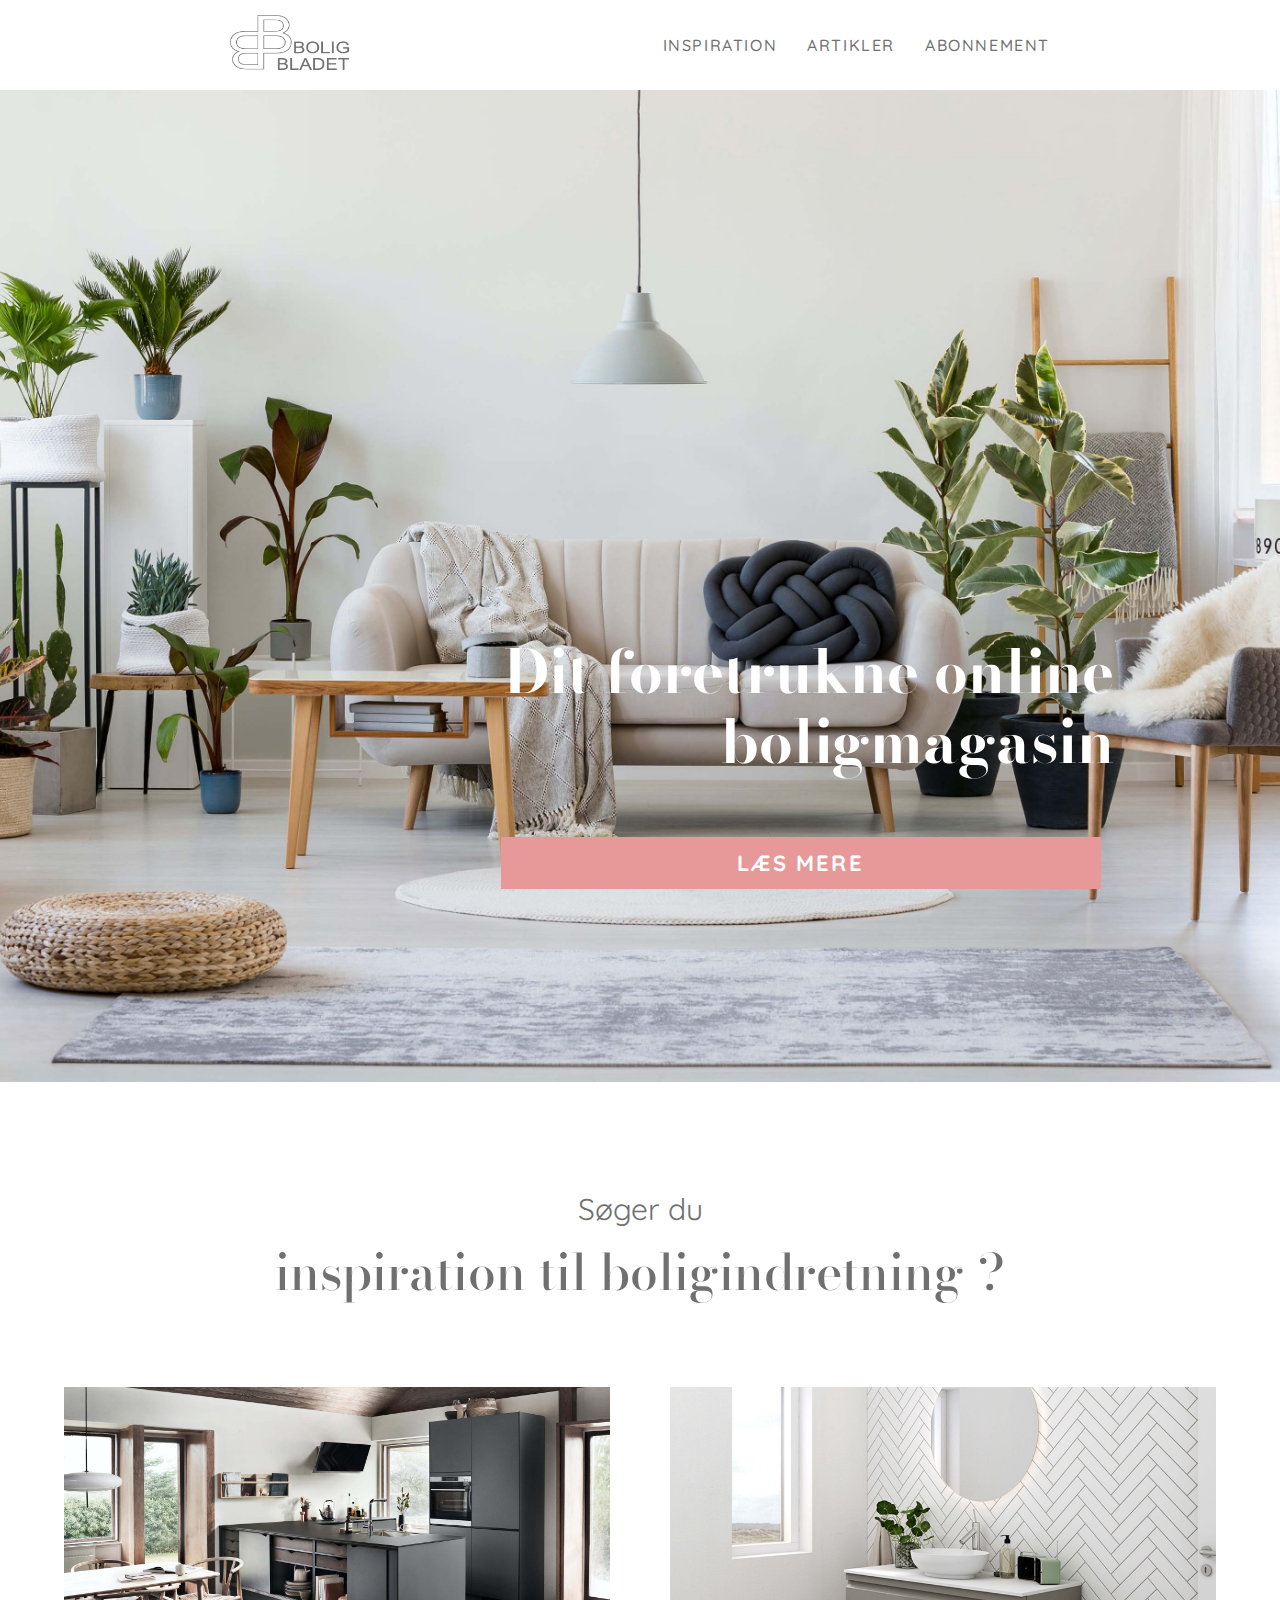
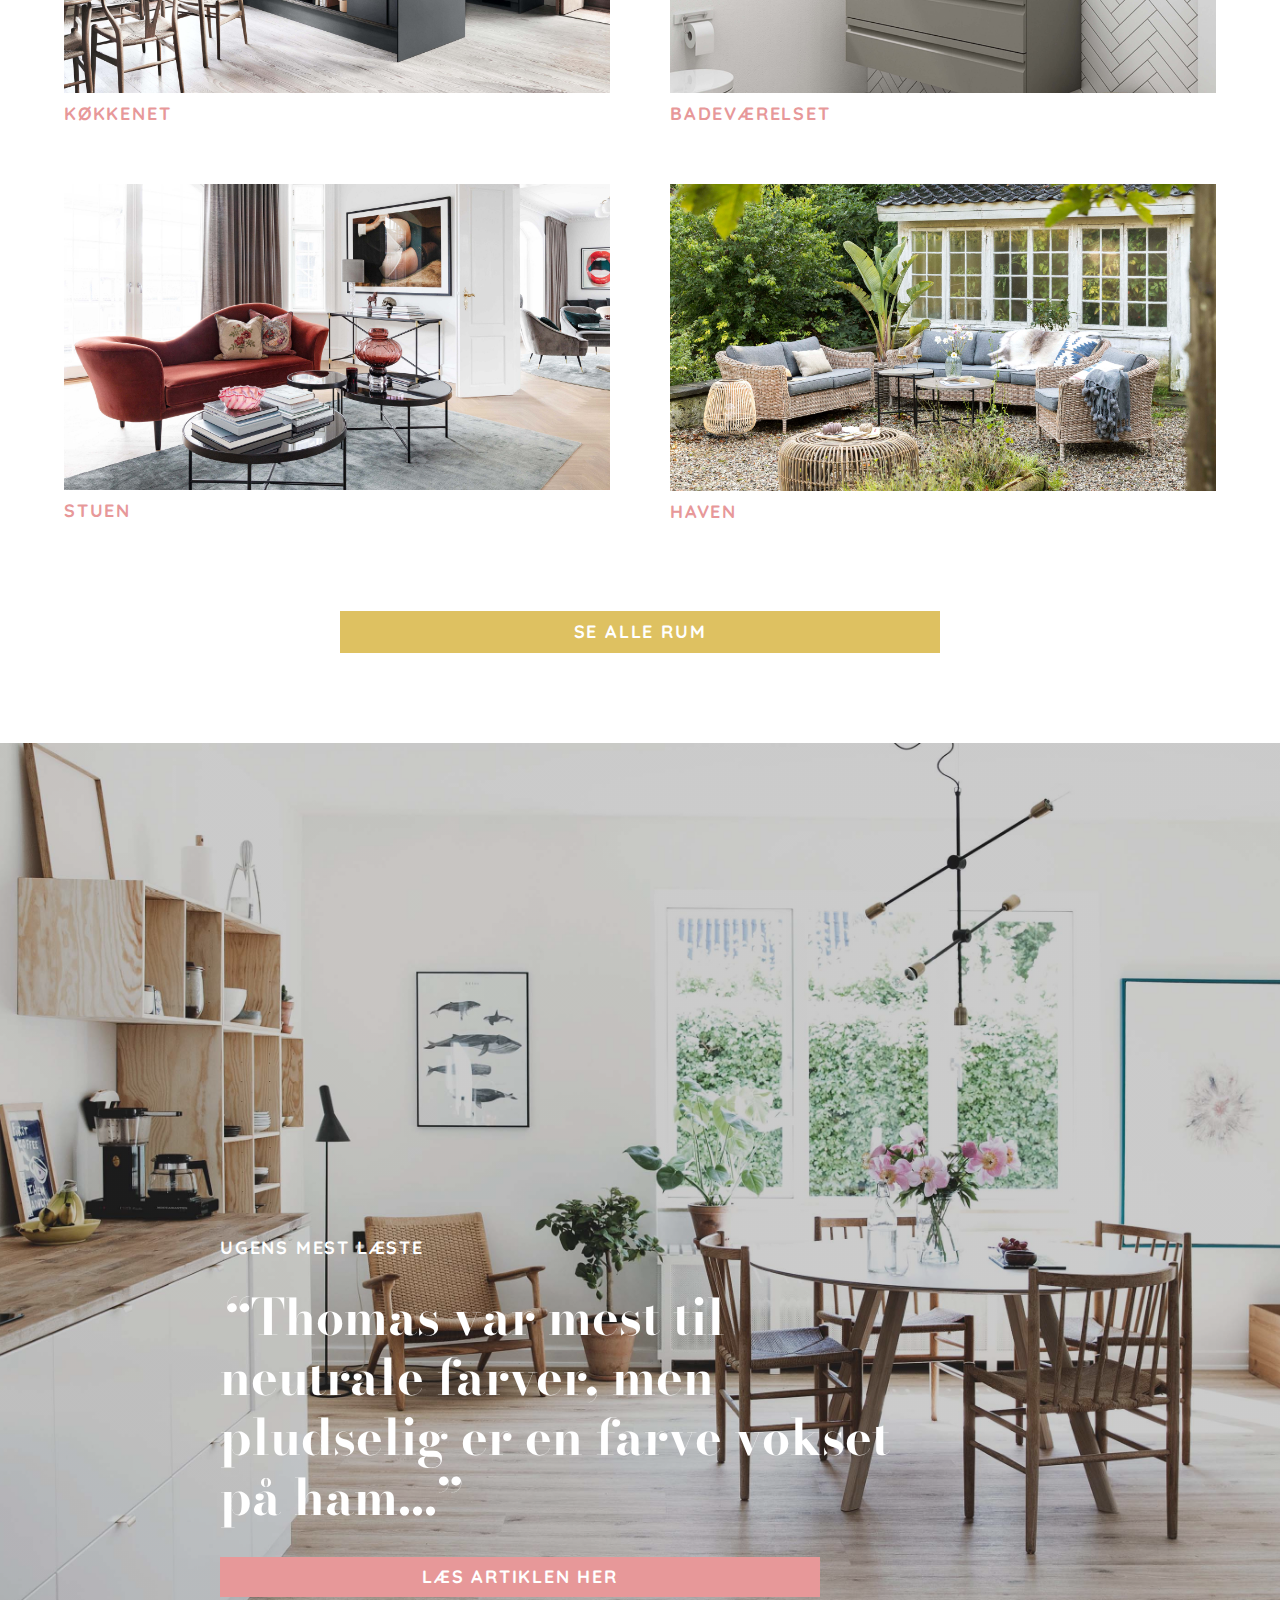
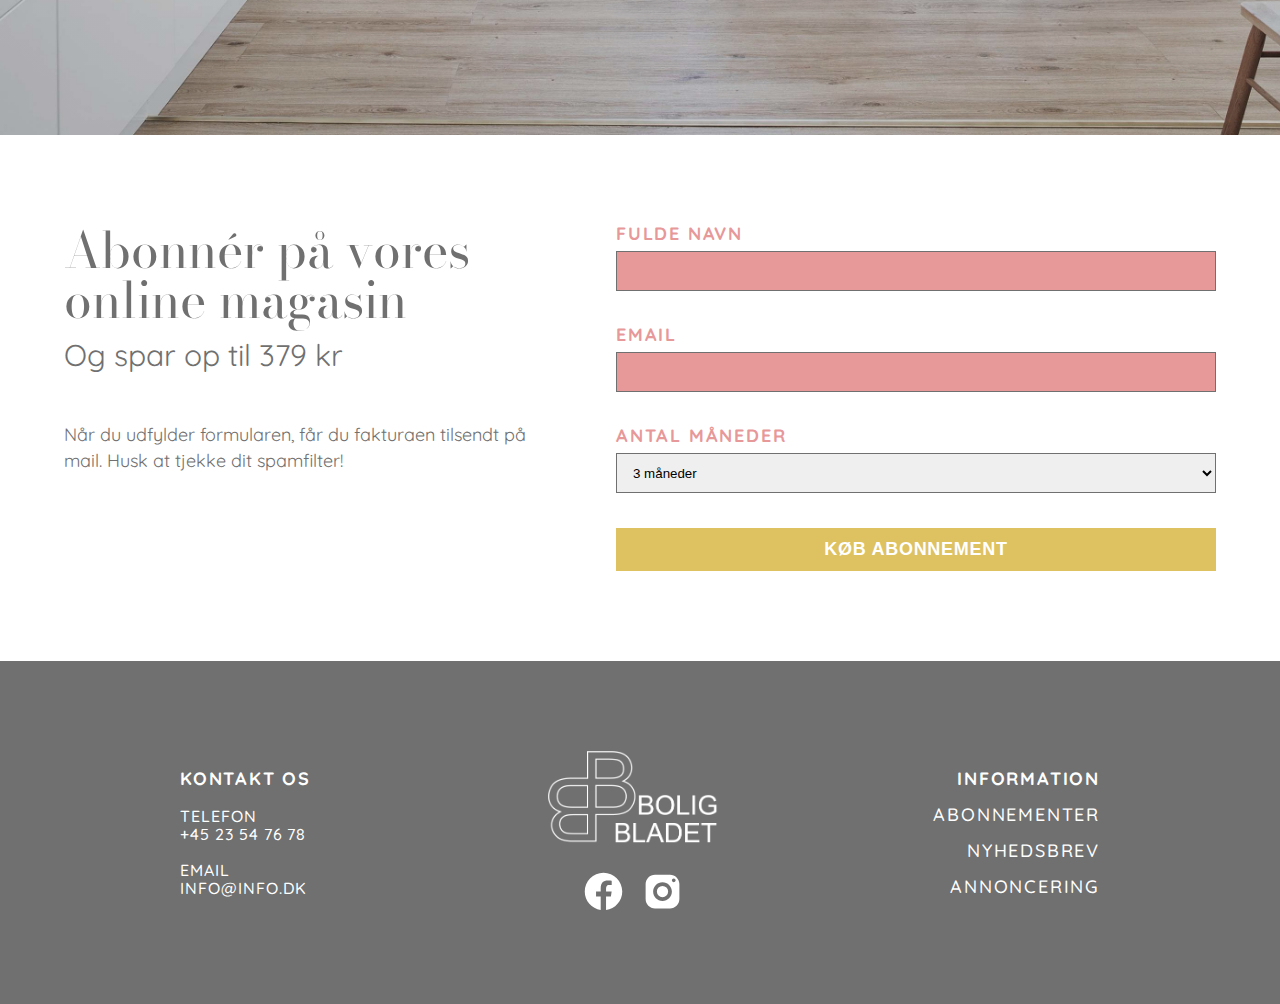
<file: index.html>
<!DOCTYPE html>
<html lang="en">
  <head>
    <meta charset="UTF-8" />
    <meta name="description" content="exam" />
    <meta name="keywords" content="bolig-bladet" />
    <meta name="author" content="Oleg Troian" />
    <meta name="viewport" content="width=device-width, initial-scale=1.0" />

    <!-- STYLE-CSS -->
    <link rel="stylesheet" href="./css/style.css" />
    <link rel="stylesheet" href="./css/media-queries.css" />
    <link rel="stylesheet" href="./icons/icons.css" />

    <!-- JS DOMContentLoaded-->
    <script src="./js/script.js" defer></script>
    <script src="./js/hero-slide.js" defer></script>
    <script src="./js/gallery.js" defer></script>
    <script src="./js/subscription-form.js" defer></script>
    <title>Eksamen</title>
  </head>

  <body>
    <header class="header">
      <nav class="nav-bar">
        <div class="nav-log">
          <a href="#" class="logo-link">
            <img
              src="./logo/logo-boligbladet-707070.png"
              alt="bolig-logo"
              class="logo-link"
            />
          </a>
        </div>

        <div class="burger-btn">
          <div class="bar"></div>
          <div class="bar"></div>
          <div class="bar"></div>
        </div>

        <ul class="nav-menu">
          <li class="nav-item">
            <a href="#inspiration" class="nav-link">inspiration</a>
          </li>
          <li class="nav-item">
            <a href="#artikler" class="nav-link">artikler</a>
          </li>
          <li class="nav-item">
            <a href="#abonnement" class="nav-link">abonnement</a>
          </li>
        </ul>
      </nav>
    </header>

    <main>
      <!--? HERO-SECTION -->
      <section class="section-hero" id="home">
        <img class="image-in-slide" src="" alt="" />

        <div class="hero-container">
          <div class="hero-content">
            <h1 class="hero-title">Dit foretrukne online boligmagasin</h1>
            <a href="https://web-mcdm.dk/" class="hero-link" target="_blank"
              >Læs mere</a
            >
          </div>
        </div>
      </section>

      <!--? GALLERY-SECTION -->
      <section class="gallery-section" id="inspiration">
        <div class="gallery-container container">
          <div class="gall-content">
            <p class="gall-subtitle">Søger du</p>
            <h2 class="gall-title">inspiration til boligindretning ?</h2>
          </div>

          <!--? CONTAINER FOR GALLERY -->
          <div class="gallery-img"></div>
          
          <div class="gall-btt">
            <a href="https://web-mcdm.dk/" target="_blank" class="gall-link"
              >se alle rum</a
            >
          </div>
        </div>

        <!--! MODAL -->
        <div id="modal" class="modal">
          <div class="modal-content">
            <i class="icon-x close"></i>

            <div class="img-modal-wrapper">
              <button class="arrow-slider arrow-1">
                <i class="icon-chevron-left left"></i>
              </button>

              <img id="modal-img" />

              <button class="arrow-slider arrow-2">
                <i class="icon-chevron-left right"></i>
              </button>
            </div>
          </div>
        </div>
      </section>

      <!--? ARTIKEL -->
      <section class="artikel-section" id="artikler">
        <div class="artikel-container container">
          <div class="articke-content">
            <p class="artikel-subtitle">UGENS MEST LÆSTE</p>
            <div class="article-header">
              <h2 class="artikel-title">
                “Thomas var mest til neutrale farver, men pludselig er en farve
                vokset på ham…”
              </h2>
            </div>
            <a href="https://web-mcdm.dk/" target="_blank" class="artikle-link"
              >Læs artiklen her</a
            >
          </div>
        </div>
      </section>

      <!--? FORM-SECTION -->
      <section class="form-section" id="abonnement">
        <div class="form-container container">
          <div class="submit-content">
            <div class="form-content">
              <h2 class="form-title">Abonnér på vores online magasin</h2>
              <h4 class="form-subtitle">Og spar op til 379 kr</h4>
              <p class="form-text">
                Når du udfylder formularen, får du fakturaen tilsendt på mail.
                Husk at tjekke dit spamfilter!
              </p>
            </div>

            <div class="form-buy">
              <h2 class="subscription-title"></h2>

              <!--!forgot about required  for input-->
              <form action="#" method="#" class="form-data" id="order-data">
                <div class="name-form">
                  <label for="name-tx" class="input-title-name"
                    >fulde navn</label
                  >
                  <input
                    type="text"
                    name="firstName"
                    required
                    id="name-tx"
                  />
                </div>
                <div class="name-form">
                  <label for="email-txt" class="input-title-email">email</label>
                  <div class="mesg"></div>
                  <input
                  type="email"
                  name="email"
                  required
                  id="email-txt"
                  />
                </div>
                <div class="name-form">
                  <label for="order-leter-time" class="select-title"
                    >antal måneder</label
                  >
                  <select name="order-leter-time" id="order-time-dropdown">
                    <option value="month" selected disabled>3 måneder</option>
                    <option value="month-1">1 måneder</option>
                    <option value="month-2">2 måneder</option>
                    <option value="month-3">3 måneder</option>
                  </select>
                </div>
                <input type="submit" value="køb abonnement" id="form-submit" />
              </form>

            </div>
          </div>
        </div>
      </section>
    </main>

    <!--? FOOTER -->
    <footer class="footer">
      <div class="footer-container">
        <div class="contact-container">
          <h4 class="footer-title">Kontakt os</h4>

          <ul class="contact-list">
            <li class="contact-item">
              <h4 class="contact-title">telefon</h4>
              <a href="tel:+4523547678" class="address">+45 23 54 76 78</a>
            </li>
            <li class="contact-item">
              <h4 class="contact-title">email</h4>
              <a href="mailto:info@info.dk" class="address">info@info.dk</a>
            </li>
          </ul>

        </div>

        <!-- <div class="mob-footer"></div> -->
        <div class="footer-mob">

          <div class="icon-container">

            <ul class="footer-icon-list">
              <li class="logo-items">
                <img
                  src="./logo/logo-boligbladet-white.png"
                  class="footer-logo"
                />
              </li>

              <!--!not-semantic  -->
              <li class="icon-items">
                <a
                  href="https://web-mcdm.dk/"
                  target="_blank"
                  class="social-link"
                >
                  <img
                    src="./icons/icon-facebook.svg"
                    alt="facebook"
                    class="icon-social"
                  />
                </a>

                <a
                  href="https://web-mcdm.dk/"
                  target="_blank"
                  class="social-link"
                >
                  <img
                    src="./icons/icon-instagram.svg"
                    alt="instagram"
                    class="icon-social"
                  />
                </a>
              </li>
            </ul>

          </div>

          <div class="footer-menu">

            <h4 class="footer-title menu-title">information</h4>
            <ul class="footer-list">
              <li class="footer-item">
                <a
                  href="https://web-mcdm.dk/"
                  target="_blank"
                  class="footer-link"
                  >Abonnementer</a
                >
              </li>
              <li class="footer-item">
                <a
                  href="https://web-mcdm.dk/"
                  target="_blank"
                  class="footer-link"
                  >Nyhedsbrev</a
                >
              </li>
              <li class="footer-item">
                <a
                  href="https://web-mcdm.dk/"
                  target="_blank"
                  class="footer-link"
                  >Annoncering</a
                >
              </li>
            </ul>

          </div>
        </div>
      </div>
    </footer>
  </body>
</html>
</file>
<file: css/media-queries.css>
@media screen and (max-width: 425px) {
  /*! NAV-BAR **/

  .nav-log {
    padding: 10px 20px;
  }

  .logo-link {
    width: 68px;
    height: 40px;
  }

  .nav-menu {
    display: none;
  }

  .shopping-box {
    display: none;
  }

  .nav-bar {
    display: flex;
    align-items: center;
    justify-content: space-between;

    background-color: rgba(255, 255, 255, 0.555);
    padding: 0 0;
  }

  .nav-link {
    margin-right: 0;
  }

  /*? ==== BURGER-MENU ====*/

  .nav-item {
    display: flex;
    align-items: center;
    justify-content: center;
    width: 100%;
    padding: 6px 0;
  }

  .nav-link {
    font-weight: 500;
    font-size: 26px;

    color: #fff;
    line-height: 22px; /* 562.5% */
    letter-spacing: 1.6px;
    text-transform: none;

    margin-right: 0;
  }

  .burger-btn {
    position: absolute;
    right: 18px;
    top: 20px;
    width: 30px;
    height: 25px;

    display: flex;
    flex-direction: column;
    justify-content: space-between;

    z-index: 999;
  }

  .bar {
    height: 4px;
    width: 100%;
    background-color: rgb(231, 152, 153);
    transition: 0.3s ease;
    border-radius: 10px;
  }
  
  .nav-menu.show {
    display: flex;
  }

  .nav-menu {
    display: flex;
    flex-direction: column;
    align-items: flex-start;
    justify-content: center;

    display: none;
    position: fixed; /*?position: fixed shrink vw  */
    left: 0;
    top: 0;
    height: 100%;
    width: 100%;
    padding-left: 16px;
    background-color: rgb(112, 112, 112);
    z-index: 666;
    gap: 12px;
  }

  .bar:nth-child(1).active {
    transform: rotate(45deg) translate(9px, 5px);
  }

  .bar:nth-child(2).active {
    display: none;
  }

  .bar:nth-child(3).active {
    transform: rotate(-45deg) translate(9px, -5px);
  }

  /**==============================*/
  /*! HERO-SECTION*/
  /**==============================*/

  .section-hero {
    position: relative;
    width: 100%;
    height: 812px;
  }

  .image-in-slide {
    object-fit: cover;
    object-position: right;
  }

  .hero-container {
    position: absolute;
    top: 60%;
    right: 20px;

    /* max-width: 460px; */
    height: auto;
    z-index: 2;
  }

  .hero-content {
    display: flex;
    flex-direction: column;
    align-items: center;
    justify-content: center;
  }

  .hero-title {
    font-family: "Bodoni Moda", serif;
    font-weight: 700;
    font-size: 30px;

    color: #fff;
    text-align: center;
    line-height: 35px;
    width: 375px;
    margin-bottom: 22px;

    color: #fff;
  }

  .hero-link {
    font-weight: 700;
    font-size: 12px;

    color: #fff;
    text-align: center;
    letter-spacing: 1.2px;

    background-color: #e79899;
    text-transform: uppercase;
    padding: 5px 0;
    width: 200px;
  }

  /**==============================*/
  /*! GALLERY-SECTION*/
  /**==============================*/

  .gallery-container {
    display: flex;
    flex-direction: column;
    align-items: center;
    justify-content: center;

    padding: 60px 0;
  }

  .gall-subtitle {
    font-size: 16px;
    line-height: normal;

    margin-bottom: 8px;
  }

  .gall-title {
    font-weight: 500;
    font-size: 26px;
    color: #707070;
    text-align: center;

    width: 300px;
    margin-bottom: 37px;
  }

  .gallery-img {
    display: flex;
    flex-direction: column;
    align-items: center;
    justify-content: center;

    gap: 30px;
    width: 90%;
  }

  .img-caption {
    font-weight: 700;
    font-size: 14px;

    color: #e79899;
    line-height: normal;
    letter-spacing: 1.4px;
    text-transform: uppercase;

    margin-top: 6px;
  }

  .gall-btt {
    display: flex;
    align-items: center;
    justify-content: center;

    margin-top: 57px;
  }

  .gall-link {
    font-weight: 700;
    font-size: 12px;

    color: #fff;
    letter-spacing: 1.8px;

    padding: 8px 0;
    background-color: rgb(222, 193, 97);
    width: 200px;
  }

  /**==============================*/
  /*! FORM-SECTION */
  /**==============================*/

  .form-container {
    padding: 90px 0;
  }

  .submit-content {
    display: flex;
    flex-direction: column;
    align-items: center;
    justify-content: center;
    gap: 72px;
    height: auto;
  }

  .form-content {
    display: flex;
    flex-direction: column;
    align-items: center;
    justify-content: center;

    margin-bottom: 40px;
    width: 100%;
  }

  .form-title {
    text-align: center;
    font-size: 26px;

    margin-bottom: 8px;
  }

  .form-subtitle {
    font-size: 20px;
    line-height: 70px;

    margin-bottom: 37px;
  }

  .form-text {
    text-align: center;
    font-size: 16px;
    font-weight: 400;
    line-height: 20px; /* 125% */
    width: 320px;
  }

  .form-data {
    display: flex;
    flex-direction: column;
    align-items: center;
    justify-content: center;

    gap: 30px;
    width: 100%;
  }

  #name-tx,
  #email-txt {
    margin-top: 8px;
    padding-left: 12px;
    height: 40px;
    width: 340px;
  }

  .form-data select {
    height: 40px;
    margin-top: 8px;
    width: 340px;
  }

  #form-submit {
    border: none;

    font-size: 12px;
    letter-spacing: 1.2px;

    width: 340px;
    padding: 20px 0;

    color: #fff;
    cursor: pointer;
    letter-spacing: 0.04em;
    text-transform: uppercase;
  }

  /**==============================*/
  /*! ARTIKLE-SECTION */
  /**==============================*/

  .artikel-section {
    background-image: linear-gradient(
        90deg,
        rgba(0, 0, 0, 0.2) 50%,
        rgba(0, 0, 0, 0.2) 100%
      ),
      url("../img/article.jpg");
    background-size: cover;
    background-position: center;
    background-repeat: no-repeat;

    width: 375;
    height: 739px;
  }

  .articke-content {
    position: absolute;
    top: 50%;
    left: 5%;
    display: flex;
    flex-direction: column;
    align-items: center;
    justify-content: center;

    width: 346px;
    height: auto;
    margin-left: 0;
  }

  .artikel-subtitle {
    font-weight: 700;
    font-size: 14px;

    text-align: center;
    line-height: 50px; /* 500% */
    letter-spacing: 1.4px;

    margin-bottom: 9px;
  }

  .artikel-title {
    text-align: center;
    font-size: 26px;
    line-height: 30px; /* 115.385% */

    text-indent: 5px;
    margin-bottom: 33px;
  }

  .artikle-link {
    font-size: 12px;
    letter-spacing: 1.2px;

    background-color: rgba(231, 152, 153, 1);

    padding: 10px 0;
    width: 200px;
  }

  /**==============================*/
  /*! FOOTER */
  /**==============================*/

  .footer-container {
    display: flex;
    flex-direction: column;
    align-items: center;
    justify-content: center;
    padding: 60px 0;
    height: auto;

    gap: 70px;
  }

  .footer-mob {
    display: flex;
    flex-direction: column-reverse;
    align-items: center;
    justify-content: space-between;

    gap: 70px;
    width: 100%;
    height: auto;
  }
}
</file>
<file: icons/icons.css>
@font-face {
  font-family: 'icomoon';
  src:  url('fonts/icomoon.eot?qy3l7k');
  src:  url('fonts/icomoon.eot?qy3l7k#iefix') format('embedded-opentype'),
    url('fonts/icomoon.ttf?qy3l7k') format('truetype'),
    url('fonts/icomoon.woff?qy3l7k') format('woff'),
    url('fonts/icomoon.svg?qy3l7k#icomoon') format('svg');
  font-weight: normal;
  font-style: normal;
  font-display: block;
}

[class^="icon-"], [class*=" icon-"] {
  /* use !important to prevent issues with browser extensions that change fonts */
  font-family: 'icomoon' !important;
  speak: never;
  font-style: normal;
  font-weight: normal;
  font-variant: normal;
  text-transform: none;
  line-height: 1;

  /* Better Font Rendering =========== */
  -webkit-font-smoothing: antialiased;
  -moz-osx-font-smoothing: grayscale;
}

.icon-chevron-left:before {
  content: "\e913";
}
.icon-x:before {
  content: "\e902";
}
</file>
<file: css/style.css>
/* RESET CSS */

@import url("https://fonts.googleapis.com/css2?family=Bodoni+Moda:ital,opsz,wght@0,6..96,400..900;1,6..96,400..900&family=Quicksand:wght@300..700&display=swap");

*,
*::before,
*::after {
  padding: 0;
  margin: 0;
  border: 0;
  box-sizing: border-box;
}

a {
  text-decoration: none;
}

ul,
ol,
li {
  list-style: none;
}

img {
  max-width: 100%;
  vertical-align: top;
}

h1,
h2,
h3,
h4,
h5,
h6 {
  font-weight: inherit;
  font-size: inherit;
}

html {
  font-family: "Quicksand", serif;
  font-size: 0.625rem;
  scroll-behavior: smooth;
  overflow-x: hidden;
}

body {
  font-size: 1rem;
  height: 100%;
  line-height: 1;
  overflow-x: hidden;
}

button {
  cursor: pointer;
  background-color: inherit;
  font-weight: inherit;
  font-size: inherit;
  color: inherit;
}

.container {
  /* 1366 max width conteiner */
  width: min(90%, 1336px); /* -30px padding */
  margin: 0 auto;
  padding: 0 15px;
}

/*******************************/
/*! HEADER */
/*******************************/

/*? NAV-LOGO */

.nav-bar {
  display: flex;
  align-items: center;
  justify-content: space-between;

  background-color: rgba(255, 255, 255, 0.555);
  /* outline: 1px solid red; */
  padding: 0 230px;
}

.nav-log {
  padding: 15px 0;
}

.logo-link {
  width: 120px;
  height: 60px;
}

/*? BURGER-BTTN */

.burger-btn {
  display: none;
}

/*? NAV-BAR */

.nav-menu {
  display: flex;
  align-items: center;
  justify-content: center;

  position: relative;
  /* margin: auto; */
}

.nav-link {
  font-weight: 500;
  font-size: 16px;

  color: #707070;
  line-height: 90px; /* 562.5% */
  letter-spacing: 1.6px;
  text-transform: uppercase;

  margin-right: 30px;
}

.nav-link:hover {
  color: rgb(238, 162, 164);
  transition: 250ms ease;
}

.nav-item:last-child .nav-link {
  margin-right: 0;
}

/**==============================*/
/*! HERO-SECTION*/
/**==============================*/

.section-hero {
  position: relative;

  width: 100vw;
  height: 992px;
  /* outline: 2px solid red; */
}

.image-in-slide {
  position: absolute;

  top: 0;
  left: 0;
  width: 100%;
  height: 100%;

  object-fit: cover;
  object-position: center;
  z-index: 1;
}

.hero-container {
  position: absolute;
  top: 55%;
  right: 13%;
  height: auto;
  z-index: 2;
  /* outline: 2px solid red; */
}

.hero-content {
  display: flex;
  flex-direction: column;
  align-items: center;
  justify-content: flex-end;
}

.hero-title {
  font-family: "Bodoni Moda", serif;
  font-weight: 700;
  font-size: 60px;

  color: #fff;
  text-align: right;
  line-height: 70px; /* 116.667% */
  width: 626px;
  margin-bottom: 61px;
}

.hero-link {
  font-weight: 700;
  font-size: 22px;

  color: #fff;
  letter-spacing: 2.2px;
  text-align: center;
  text-transform: uppercase;

  background-color: rgba(231, 152, 153, 1);
  padding: 15px 0;
  width: 600px;
}

.hero-link:hover,
.hero-link:active {
  background-color: rgb(243, 171, 171);
  transition: 250ms ease;
}

/**==============================*/
/*! GALLERY-SECTION*/
/**==============================*/

.gallery-section {
}

.gallery-container {
  padding: 90px 0;
}

.gall-content {
  display: flex;
  flex-direction: column;
  align-items: center;
  justify-content: center;

  /* outline: 2px solid red; */
}

.gall-subtitle {
  font-weight: 400;
  font-size: 30px;

  color: #707070;
  text-align: center;
  line-height: 75px;
}

.gall-title {
  font-family: "Bodoni Moda", serif;
  font-weight: 500;
  font-size: 50px;

  color: #707070;

  margin-bottom: 90px;
}

.gallery-img {
  display: grid;
  grid-template-columns: repeat(2, 1fr);
  grid-template-rows: repeat(2, 1fr);
  grid-column-gap: 60px;
  grid-row-gap: 60px;
  /* width: 90%; */
  /* outline: 2px solid red; */
}

.img {
  object-fit: cover;
  object-position: center;
  cursor: pointer;
}

.img-caption {
  font-weight: 700;
  font-size: 18px;

  color: #e79899;
  letter-spacing: 1.8px;
  text-transform: uppercase;

  margin-top: 12px;
}

.gall-btt {
  display: flex;
  align-items: center;
  justify-content: center;

  margin-top: 90px;
  /* outline: 2px solid red; */
}

.gall-link {
  font-weight: 700;
  font-size: 18px;

  color: #fff;
  text-align: center;
  letter-spacing: 1.8px;
  text-transform: uppercase;

  padding: 12px 0;
  background-color: rgb(222, 193, 97);
  width: 600px;
}

.gall-link:hover,
.gall-link:active {
  background-color: rgb(235, 208, 119);
  transition: 250ms ease;/* 0.25ms */
}

/*? MODAL-IMAGES */

.modal {
  display: none;
  position: fixed;
  z-index: 999;
  padding-top: 5%;
  left: 0;
  top: 0;
  width: 100%;
  height: 100%;
  overflow: auto; /* Enable scroll if needed */
  background-color: rgb(0, 0, 0);
  background-color: rgba(0, 0, 0, 0.4);
}

.modal.show {
  display: block;
}

.modal-content {
  position: relative;

  margin: 0 auto;
  width: fit-content;
  z-index: 666;
}

.close {
  position: absolute;
  top: -10px;
  right: -40px;
  cursor: pointer;
  color: #fff;
  font-size: 52px;
}

.img-modal-wrapper {
  position: relative;
  width: 100%;
}

.arrow-1 {
  position: absolute;
  top: 40%;
  left: -10%;
}

.arrow-2 {
  position: absolute;
  top: 40%;
  right: -10%;
  transform: rotate(180deg);
}

.arrow-slider i {
  font-size: 90px;
  color: #fff;
}

#modal-img {
  max-height: 80vh;

  object-fit: contain;
  width: 1200px;
}

/**==============================*/
/*! ARTIKEL-SECTION*/
/**==============================*/

.artikel-section {
  background-image: linear-gradient(
      90deg,
      rgba(0, 0, 0, 0.2) 50%,
      rgba(0, 0, 0, 0.2) 100%
    ),
    url("../img/article.jpg");
  background-size: cover;
  background-position: center;
  background-repeat: no-repeat;

  width: 100vw;
  height: 992px;
}

.artikel-container {
  position: relative;
  /* display: flex;
  align-items: center;
  justify-content: flex-start; */
  width: 100%;
  height: 100%;

  padding: 90px 0;
  /* outline: 2px solid red; */
}

.articke-content {
  position: absolute;
  top: 50%;
  left: 0;
  display: flex;
  flex-direction: column;
  align-items: flex-start;
  justify-content: flex-start;

  width: 55%;
  height: auto;
  margin-left: 220px;

  /* outline: 2px solid red; */
}

.artikel-subtitle {
  font-weight: 700;
  font-size: 18px;

  color: #fff;
  letter-spacing: 1.8px;
  text-transform: uppercase;

  margin-bottom: 30px;
}

/* .article-header {
  position: relative;
  bottom: 0;
  left: 0;
} */

.artikel-title {
  /* position: relative; */
  font-weight: 700;
  font-size: 50px;

  color: #fff;
  font-family: "Bodoni Moda", serif;
  line-height: 60px; /* 120% */

  text-indent: 5px;
  margin-bottom: 30px;
}

.mobile-btn {
  display: none;
}

.artikle-link {
  font-weight: 700;
  font-size: 18px;

  color: #fff;
  text-align: center;
  letter-spacing: 1.8px;
  text-transform: uppercase;

  background-color: rgba(231, 152, 153, 1);

  padding: 11px 0;
  width: 600px;

  /* outline: 2px solid red; */
}

.artikle-link:hover,
.artikle-link:active {
  background-color: rgb(243, 171, 171);
  transition: 250ms ease;
}

/**==============================*/
/*! FORM-SECTION*/
/**==============================*/

/*? CONTENT */

.form-container {
  padding: 90px 0;
}

.submit-content {
  display: flex;
  align-items: flex-start;
  justify-content: space-between;
  /* gap: 90px; */

  width: 100%;
  height: auto;

  /* outline: 2px solid red; */
}

.form-content {
  display: flex;
  flex-direction: column;
  align-items: flex-start;
  justify-content: center;

  width: 50%;

  /* outline: 2px solid red; */
}

.form-buy {
  /* outline: 2px solid red; */
}

.form-title {
  font-family: "Bodoni Moda", serif;
  font-weight: 400;
  font-size: 50px;

  color: #707070;
  margin-bottom: 15px;
}

.form-subtitle {
  font-weight: 400;
  font-size: 30px;

  color: #707070;
  margin-bottom: 52px;
}

.form-text {
  font-weight: 400;
  font-size: 18px;

  color: #707070;
  line-height: 26px;

  width: 490px;
}

/*? FORM */

.form-buy {
}

.form-data {
  display: flex;
  flex-direction: column;
  align-items: flex-start;
  justify-content: center;

  gap: 35px;
}

#name-tx,
#email-txt {
  display: block;
  outline: none;

  border: 1px solid rgba(112, 112, 112, 1);
  margin-top: 8px;
  padding-left: 12px;
  height: 40px;
  width: 600px;
}

.form-data select {
  display: block;
  outline: none;

  border: 1px solid rgba(112, 112, 112, 1);
  height: 40px;
  margin-top: 8px;
  width: 600px;
}

select {
  padding-left: 12px;
}

option {
  padding-left: 12px;
}

.name-form {
  display: flex;
  flex-direction: column;
  align-items: flex-start;
}

#form-submit {
  border: none;
  font-weight: 700;
  font-size: 18px;

  color: #fff;
  text-align: center;
  letter-spacing: 1.8px;
  text-transform: uppercase;
  background-color: rgb(222, 193, 97);
  width: 100%;
  padding: 11px 0;

  color: #fff;
  cursor: pointer;
  letter-spacing: 0.04em;
  text-transform: uppercase;
}

#form-submit:hover,
#form-submit:active {
  background-color: rgb(235, 208, 119);
  transition: 250ms ease;
}

.subscription-title {
  font-weight: 700;
  font-size: 16px;

  text-transform: uppercase;
  color: #e79899;
}

.input-title-name {
  font-weight: 700;
  font-size: 18px;

  color: #e79899;
  letter-spacing: 1.8px;
  text-transform: uppercase;
}
/* 
.none {
  display: none;
} */

.mesg {
  font-weight: 700;
  font-size: 16px;

  text-transform: uppercase;
  color: #e79899;
  display: none;
}

.input-title-email {
  font-weight: 700;
  font-size: 18px;

  color: #e79899;
  letter-spacing: 1.8px;
  text-transform: uppercase;
}

.select-title {
  font-weight: 700;
  font-size: 18px;

  color: #e79899;
  letter-spacing: 1.8px;
  text-transform: uppercase;
}

/**==============================*/
/*! FOOTER-SECTION*/
/**==============================*/

.footer {
  background-color: rgba(112, 112, 112, 1);
}

.footer-container {
  display: flex;
  align-items: center;
  justify-content: space-between;
  padding: 90px 180px;

  /* outline: 2px solid red; */
}

.footer-mob {
  display: flex;
  align-items: center;
  justify-content: space-between;
  width: 60%;

  /* outline: 2px solid red; */
}

.contact-container {
  display: flex;
  flex-direction: column;
  align-items: flex-start;
  justify-content: center;

  /* outline: 2px solid red; */
}

.footer-title {
  font-weight: 700;
  font-size: 18px;

  color: #fff;
  letter-spacing: 1.8px;
  text-transform: uppercase;
  margin-bottom: 18px;
}

.contact-list {
  display: flex;
  flex-direction: column;

  gap: 18px;
}

.contact-item {
}

.contact-title {
  font-weight: 500;
  font-size: 16px;
  text-transform: uppercase;

  color: #fff;
  letter-spacing: 0.06em;
  line-height: normal;
}

.address {
  font-weight: 500;
  font-size: 16px;
  text-transform: uppercase;

  color: #fff;
  letter-spacing: 0.06em;
}

.address:hover,
.address:active {
  color: rgb(199, 199, 199);
  transition: 250ms ease;
}

.icon-container {
}

.footer-icon-list {
  display: flex;
  flex-direction: column;
  align-items: center;
  justify-content: center;

  /* outline: 2px solid red; */
}

.icon-items {
  display: flex;
  align-items: flex-end;
  justify-content: center;
  gap: 14px;
  /* width: 100%; */

  margin-top: 18px;
}

.icon-social {
  width: 45px;
  height: 45px;
}

.footer-logo {
  width: 170px;
  height: 100px;
}

.footer-menu {
  /* outline: 2px solid red; */
}

.footer-list {
  display: flex;
  flex-direction: column;
  align-items: flex-end;
  justify-content: center;

  gap: 18px;
}

.footer-item {
}

.menu-title {
  text-align: right;
}

.footer-link {
  font-weight: 500;
  font-size: 18px;

  color: #fff;
  letter-spacing: 1.8px;
  text-transform: uppercase;
}

.footer-link:hover,
.footer-link:active {
  color: rgb(199, 199, 199);
  transition: 250ms ease;
}

/* TEST */

input:invalid {
  background-color: #e79899;
}

input:valid {
  background-color: #aa420e;
}
</file>
